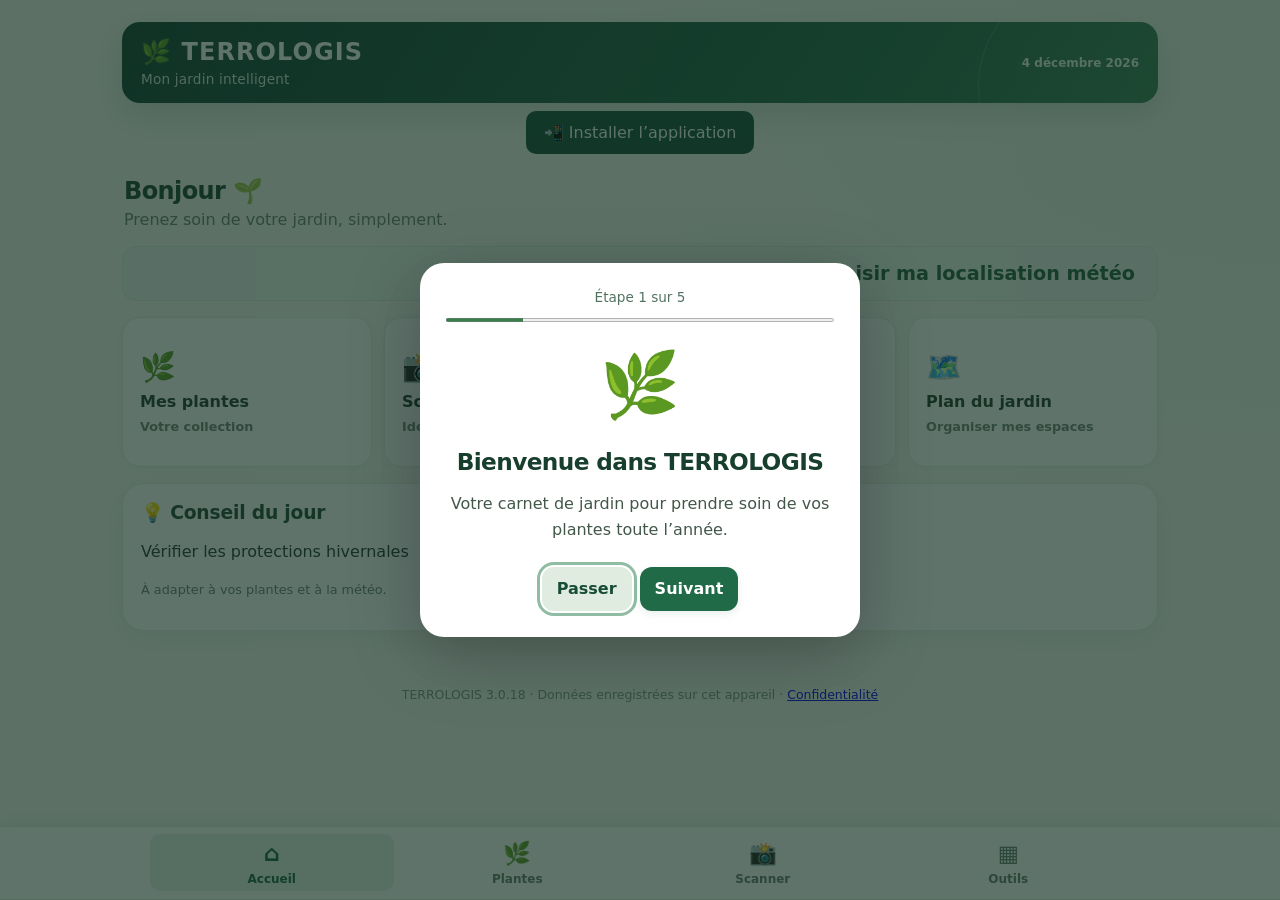
<file: index.html>
<!doctype html><html lang="fr"><head><meta charset="utf-8"><meta name="viewport" content="width=device-width,initial-scale=1"><meta name="theme-color" content="#184d38"><meta name="description" content="TERROLOGIS, votre carnet de jardin personnel."><title>TERROLOGIS — Mon jardin intelligent</title><link rel="icon" href="icon-terrologis.svg" type="image/svg+xml"><link rel="apple-touch-icon" href="icon-terrologis.svg"><link rel="manifest" href="manifest.webmanifest"><link rel="stylesheet" href="style.css?v=3.0.18"><script>
(()=>{let promptEvent=null;const installed=()=>matchMedia('(display-mode: standalone)').matches||navigator.standalone===true;
window.addEventListener('beforeinstallprompt',e=>{e.preventDefault();promptEvent=e;});
window.addEventListener('appinstalled',()=>{promptEvent=null;document.getElementById('install-terrologis').hidden=true;});
document.addEventListener('DOMContentLoaded',()=>{const b=document.getElementById('install-terrologis');b.hidden=installed();b.addEventListener('click',async()=>{fetch('https://pdczaxhxcqnxmtceaydc.supabase.co/rest/v1/rpc/compter_installation',{method:'POST',headers:{apikey:'sb_publishable_PcO1rzS55ule84uk9leywg_KtktBBWS','Content-Type':'application/json'},body:'{}',keepalive:true}).catch(()=>{});if(promptEvent){const p=promptEvent;promptEvent=null;try{await p.prompt();}catch(e){document.getElementById('install-help').hidden=false;}}else{document.getElementById('install-help').hidden=false;}});});})();
</script></head><body><div class="app"><header><div><h1>🌿 TERROLOGIS</h1><p>Mon jardin intelligent</p></div><span id="today"></span></header><section style="padding:8px 16px;text-align:center"><button id="install-terrologis" type="button" hidden style="background:#184d38;color:white;border:0;border-radius:10px;padding:12px 18px;font:inherit;cursor:pointer">📲 Installer l’application</button><p id="install-help" hidden>Android : ouvrez Chrome, puis le menu ⋮ et choisissez Installer ou Ajouter à l’écran d’accueil. iPhone : dans Safari, choisissez Partager puis Sur l’écran d’accueil.</p></section><main id="main" aria-live="polite"></main><nav aria-label="Navigation principale" class="bottom-nav"><button data-view="home" class="active"><span aria-hidden="true">⌂</span>Accueil</button><button data-view="plants"><span aria-hidden="true">🌿</span>Plantes</button><button data-view="scan"><span aria-hidden="true">📸</span>Scanner</button><button data-view="tools"><span aria-hidden="true">▦</span>Outils</button></nav><footer>TERROLOGIS 3.0.18 · Données enregistrées sur cet appareil · <a href="./confidentialite.html">Confidentialité</a></footer></div><script src="app-3017.js" defer></script><script>if('serviceWorker' in navigator){window.addEventListener('load',()=>navigator.serviceWorker.register('./sw.js').catch(()=>{}))}</script></body></html>
</file>
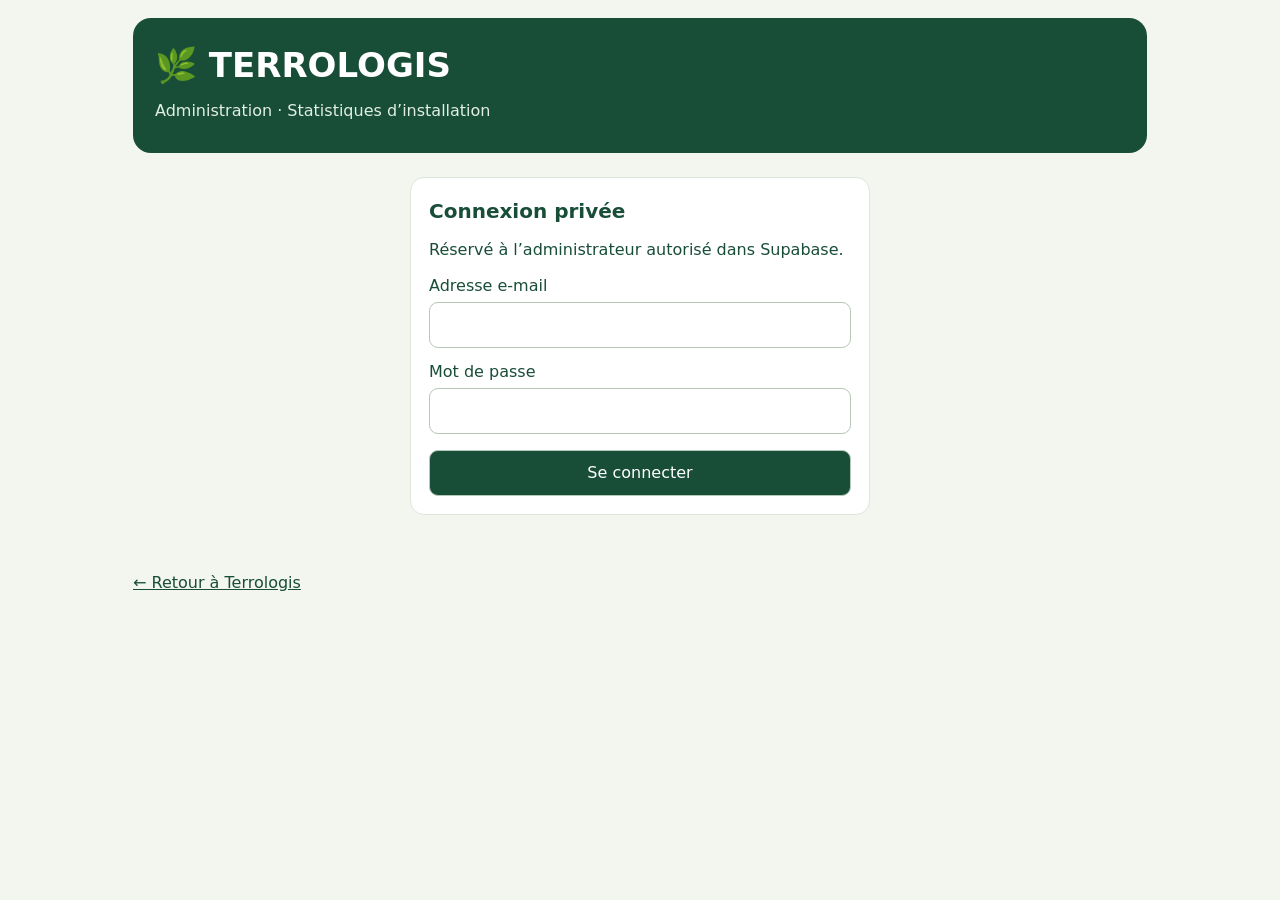
<file: admin.html>
<!doctype html>
<html lang="fr"><head><meta charset="utf-8"><meta name="viewport" content="width=device-width,initial-scale=1"><meta name="robots" content="noindex,nofollow"><meta name="referrer" content="no-referrer"><title>Terrologis — Administration</title>
<style>
*{box-sizing:border-box}body{margin:0;background:#f3f5ef;color:#184d38;font:16px/1.5 system-ui,sans-serif}main{max-width:1050px;margin:auto;padding:18px}header{background:#184d38;color:#fff;border-radius:18px;padding:22px;margin-bottom:20px}h1{font-size:clamp(23px,4vw,34px);margin:0}h2{font-size:20px;margin:0 0 12px}p{margin:8px 0}header p{color:#e2efe4}.panel,.metric{background:#fff;border:1px solid #dce7dc;border-radius:14px;padding:18px;margin-bottom:16px}.login{max-width:460px;margin:24px auto}label{display:block;margin:12px 0 4px}input,select,button{font:inherit;border-radius:9px;padding:10px 14px;border:1px solid #b6c8b8}input{width:100%}button{background:#184d38;color:#fff;cursor:pointer}button:disabled{opacity:.6}button.secondary{background:#fff;color:#184d38}button:focus-visible,a:focus-visible,input:focus-visible{outline:3px solid #8bbd5d;outline-offset:2px}.grid{display:grid;grid-template-columns:repeat(auto-fit,minmax(140px,1fr));gap:12px}.metric{margin:0}.value{font-size:32px;font-weight:750;line-height:1.3}.caption{color:#52695b;font-size:13px}.toolbar{display:flex;flex-wrap:wrap;gap:8px;align-items:center;margin:16px 0}.chart{display:flex;align-items:flex-end;gap:4px;height:160px;border-bottom:1px solid #b6c8b8;margin:16px 0 6px}.bar{background:#56843b;flex:1;min-width:2px;border-radius:4px 4px 0 0}.axis{display:flex;justify-content:space-between;font-size:12px;color:#52695b}.tablewrap{overflow:auto;max-height:400px}table{width:100%;border-collapse:collapse}th,td{padding:10px;text-align:left;border-bottom:1px solid #e3ebe3}th:nth-child(n+2),td:nth-child(n+2){text-align:right}a{color:#184d38}#message{color:#8b351b;min-height:1.5em} [hidden]{display:none!important}
</style></head><body><main><header><h1>🌿 TERROLOGIS</h1><p>Administration · Statistiques d’installation</p></header>
<section id="login" class="panel login"><h2>Connexion privée</h2><p>Réservé à l’administrateur autorisé dans Supabase.</p><form id="form"><label for="email">Adresse e-mail</label><input id="email" type="email" autocomplete="username" required><label for="password">Mot de passe</label><input id="password" type="password" autocomplete="current-password" required><button id="connect" style="margin-top:16px;width:100%">Se connecter</button></form></section>
<p id="message" role="status" aria-live="polite"></p>
<section id="dash" hidden><div class="toolbar"><button id="refresh">Actualiser</button><button id="csv" class="secondary">Exporter CSV</button><button id="logout" class="secondary">Se déconnecter</button><span id="updated" class="caption"></span></div>
<div class="grid"><div class="metric">Total des clics<div class="value" id="total">—</div></div><div class="metric">Aujourd’hui<div class="value" id="today">—</div></div><div class="metric">7 derniers jours<div class="value" id="week">—</div></div><div class="metric">30 derniers jours<div class="value" id="month">—</div></div><div class="metric">Installations détectées<div class="value" id="detected">—</div><span class="caption">Depuis activation, navigateurs compatibles</span></div></div>
<section class="panel" style="margin-top:16px"><h2>Évolution des clics</h2><label for="period">Période</label><select id="period"><option value="7">7 jours</option><option value="30" selected>30 jours</option><option value="90">90 jours</option></select><div id="chart" class="chart" role="img" aria-label="Graphique des clics quotidiens"></div><div class="axis"><span id="start"></span><span id="end"></span></div></section>
<section class="panel"><h2>Historique quotidien</h2><div class="tablewrap"><table><thead><tr><th>Jour</th><th>Clics</th><th>Installations détectées</th></tr></thead><tbody id="rows"></tbody></table></div><p class="caption">Jours en UTC. Les clics répétés sont comptés. Les installations détectées ne représentent pas tous les appareils. Les données antérieures à l’activation ne sont pas reconstituées.</p></section></section><p><a href="./">← Retour à Terrologis</a></p></main>
<script>
"use strict";
const base='https://pdczaxhxcqnxmtceaydc.supabase.co',key='sb_publishable_PcO1rzS55ule84uk9leywg_KtktBBWS';
const el=id=>document.getElementById(id);let token=null,records=[],active=false;
const fmt=n=>Number(n).toLocaleString('fr-FR');
const day=(offset=0)=>{const d=new Date();d.setUTCDate(d.getUTCDate()+offset);return d.toISOString().slice(0,10)};
const say=t=>el('message').textContent=t;
async function api(path,options={}){const h={apikey:key,...options.headers};if(token)h.Authorization='Bearer '+token;const r=await fetch(base+path,{...options,headers:h,cache:'no-store'});if(!r.ok){const err=new Error('HTTP '+r.status);err.status=r.status;throw err;}return r.json();}
function clear(){token=null;records=[];active=false;el('dash').hidden=true;el('login').hidden=false;el('rows').replaceChildren();el('chart').replaceChildren();for(const k of ['total','today','week','month','detected'])el(k).textContent='—';}
async function load(){let all=[];for(let offset=0;;offset+=500){const part=await api('/rest/v1/installation_stats?select=*&order=jour.desc&limit=500&offset='+offset);all.push(...part);if(part.length<500)break;}if(!token)return;records=all;active=true;el('login').hidden=true;el('dash').hidden=false;el('updated').textContent='Actualisé : '+new Date().toLocaleTimeString('fr-FR');say(all.length?'':'Aucune donnée accessible : vérifiez les autorisations du compte dans Supabase.');render();}
function render(){const by=new Map(records.map(r=>[r.jour,Number(r.clics)]));const sum=(n)=>records.filter(r=>r.jour>=day(1-n)&&r.jour<=day()).reduce((s,r)=>s+Number(r.clics),0);for(const [k,v] of Object.entries({total:records.reduce((s,r)=>s+Number(r.clics),0),today:by.get(day())||0,week:sum(7),month:sum(30)}))el(k).textContent=records.length?fmt(v):'—';el('detected').textContent=records.some(r=>r.installations_detectees!=null)?fmt(records.reduce((s,r)=>s+Number(r.installations_detectees||0),0)):'Non mesuré';const n=Number(el('period').value),data=Array.from({length:n},(_,i)=>({d:day(i-n+1),v:by.get(day(i-n+1))||0})),max=Math.max(1,...data.map(r=>r.v));el('chart').replaceChildren();for(const r of data){const b=document.createElement('div');b.className='bar';b.style.height=(r.v?Math.max(2,r.v/max*100):0)+'%';b.title=r.d+' : '+r.v+' clic(s)';el('chart').append(b);}el('chart').setAttribute('aria-label','Clics sur '+n+' jours : '+sum(n));el('start').textContent=data[0].d;el('end').textContent=day();el('rows').replaceChildren();for(const r of records){const tr=document.createElement('tr');for(const v of [r.jour,fmt(r.clics),r.installations_detectees==null?'—':fmt(r.installations_detectees)]){const td=document.createElement('td');td.textContent=v;tr.append(td);}el('rows').append(tr);}}
el('form').addEventListener('submit',async e=>{e.preventDefault();el('connect').disabled=true;say('Connexion…');try{const a=await api('/auth/v1/token?grant_type=password',{method:'POST',headers:{'Content-Type':'application/json'},body:JSON.stringify({email:el('email').value.trim(),password:el('password').value})});token=a.access_token;el('password').value='';await load();}catch(err){clear();say('Connexion ou accès refusé. Vérifiez votre compte et les autorisations Supabase.');}finally{el('connect').disabled=false;}});
el('refresh').onclick=async()=>{el('refresh').disabled=true;try{await load();}catch(e){if(e.status===401||e.status===403){clear();say('Session expirée ou accès refusé. Reconnectez-vous.');}else say('Actualisation impossible. Réessayez.');}finally{el('refresh').disabled=false;}};
el('logout').onclick=()=>{clear();say('Vous êtes déconnecté.');};
el('period').onchange=()=>{if(active)render();};
el('csv').onclick=()=>{if(!active)return;const lines=['jour;clics;installations_detectees',...records.map(r=>[r.jour,r.clics,r.installations_detectees??''].join(';'))];const u=URL.createObjectURL(new Blob([lines.join('\r\n')],{type:'text/csv;charset=utf-8'}));const a=document.createElement('a');a.href=u;a.download='terrologis-statistiques.csv';a.click();setTimeout(()=>URL.revokeObjectURL(u),1000);};
</script></body></html>
</file>
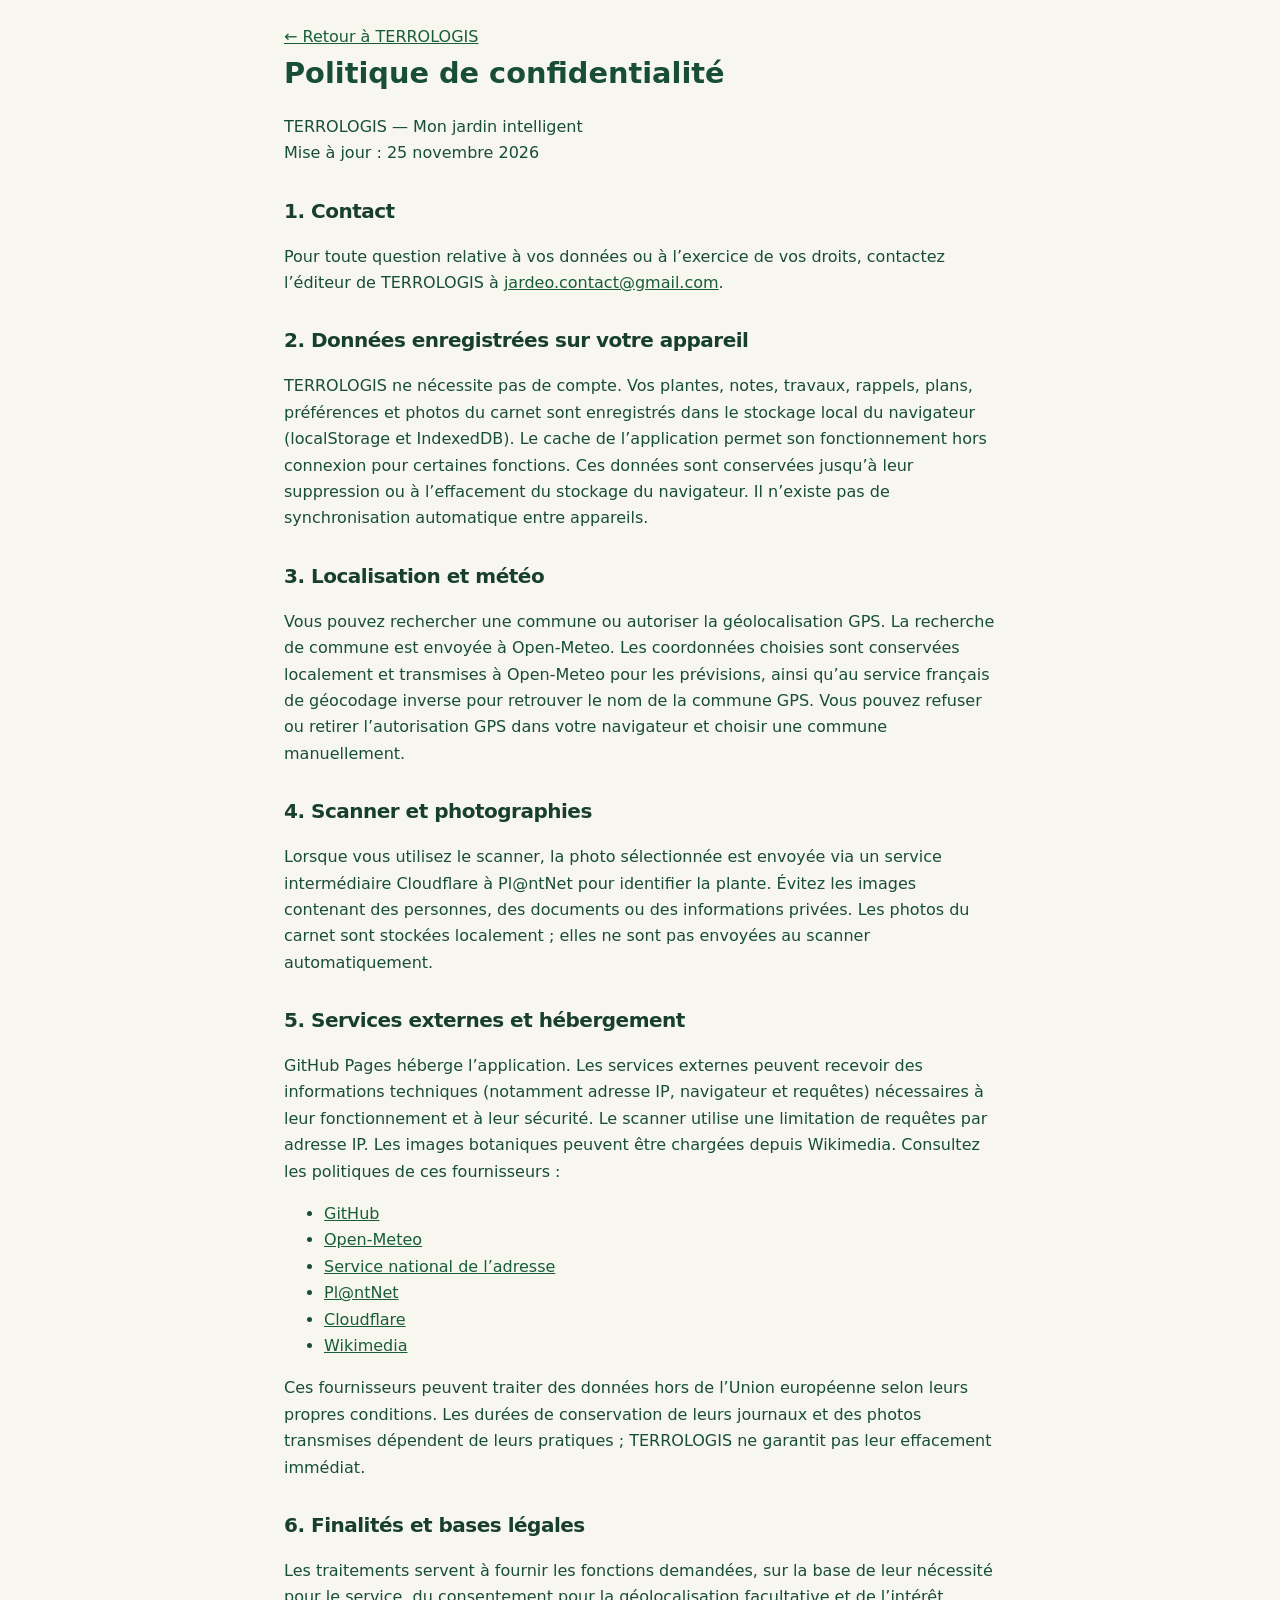
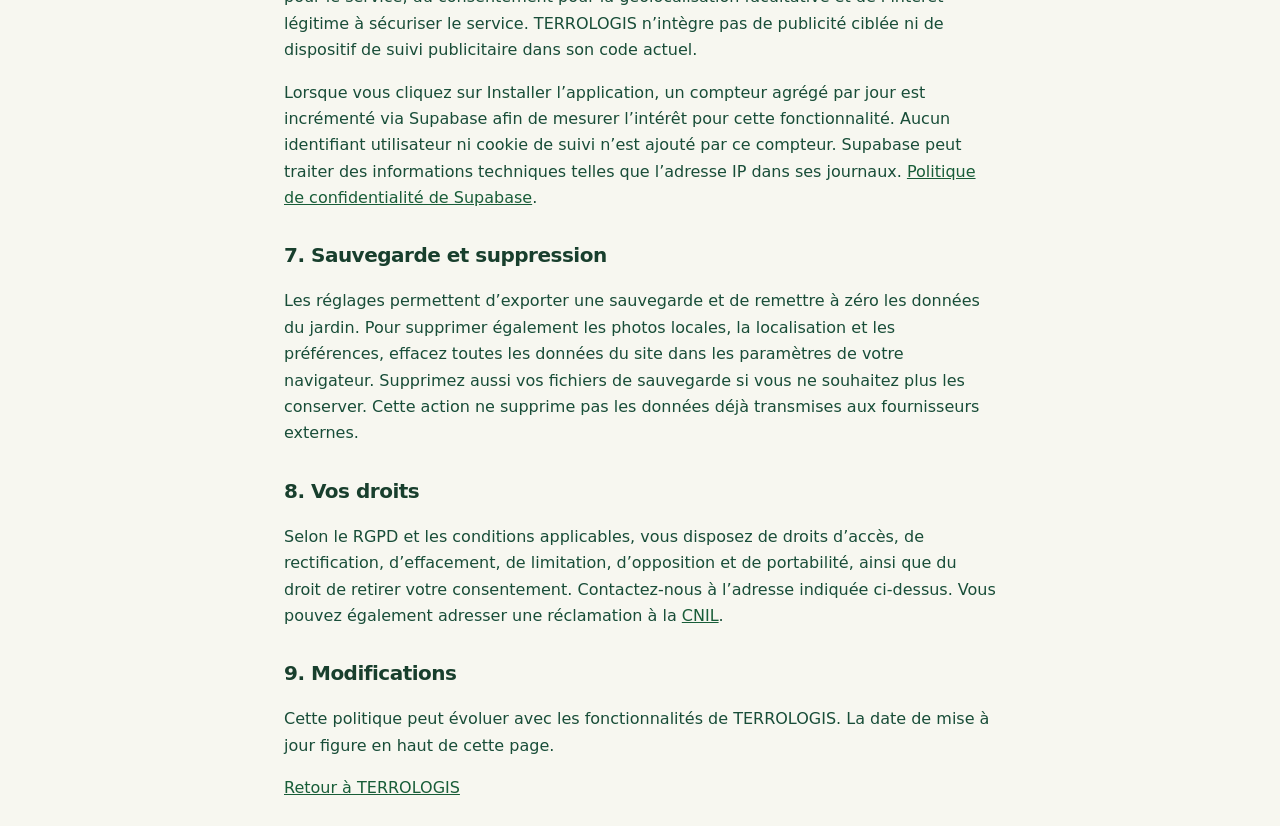
<file: confidentialite.html>
<!doctype html><html lang="fr"><head><meta charset="utf-8"><meta name="viewport" content="width=device-width,initial-scale=1"><title>Confidentialité — TERROLOGIS</title><link rel="stylesheet" href="style.css?v=3.0.18"><style>body{margin:0;background:#f7f7f0;color:#184d38;font-family:system-ui,sans-serif}article{max-width:760px;margin:auto;padding:24px;line-height:1.65}h2{font-size:1.25rem;margin-top:28px}a{color:#185d38;text-decoration:underline;overflow-wrap:anywhere}</style></head><body><article><a href="./">← Retour à TERROLOGIS</a><h1>Politique de confidentialité</h1><p>TERROLOGIS — Mon jardin intelligent<br>Mise à jour : 25 novembre 2026</p><h2>1. Contact</h2><p>Pour toute question relative à vos données ou à l’exercice de vos droits, contactez l’éditeur de TERROLOGIS à <a href="mailto:jardeo.contact@gmail.com">jardeo.contact@gmail.com</a>.</p><h2>2. Données enregistrées sur votre appareil</h2><p>TERROLOGIS ne nécessite pas de compte. Vos plantes, notes, travaux, rappels, plans, préférences et photos du carnet sont enregistrés dans le stockage local du navigateur (localStorage et IndexedDB). Le cache de l’application permet son fonctionnement hors connexion pour certaines fonctions. Ces données sont conservées jusqu’à leur suppression ou à l’effacement du stockage du navigateur. Il n’existe pas de synchronisation automatique entre appareils.</p><h2>3. Localisation et météo</h2><p>Vous pouvez rechercher une commune ou autoriser la géolocalisation GPS. La recherche de commune est envoyée à Open-Meteo. Les coordonnées choisies sont conservées localement et transmises à Open-Meteo pour les prévisions, ainsi qu’au service français de géocodage inverse pour retrouver le nom de la commune GPS. Vous pouvez refuser ou retirer l’autorisation GPS dans votre navigateur et choisir une commune manuellement.</p><h2>4. Scanner et photographies</h2><p>Lorsque vous utilisez le scanner, la photo sélectionnée est envoyée via un service intermédiaire Cloudflare à Pl@ntNet pour identifier la plante. Évitez les images contenant des personnes, des documents ou des informations privées. Les photos du carnet sont stockées localement ; elles ne sont pas envoyées au scanner automatiquement.</p><h2>5. Services externes et hébergement</h2><p>GitHub Pages héberge l’application. Les services externes peuvent recevoir des informations techniques (notamment adresse IP, navigateur et requêtes) nécessaires à leur fonctionnement et à leur sécurité. Le scanner utilise une limitation de requêtes par adresse IP. Les images botaniques peuvent être chargées depuis Wikimedia. Consultez les politiques de ces fournisseurs :</p><ul><li><a href="https://docs.github.com/en/site-policy/privacy-policies/github-general-privacy-statement">GitHub</a></li><li><a href="https://open-meteo.com/">Open-Meteo</a></li><li><a href="https://adresse.data.gouv.fr/">Service national de l’adresse</a></li><li><a href="https://plantnet.org/">Pl@ntNet</a></li><li><a href="https://www.cloudflare.com/privacypolicy/">Cloudflare</a></li><li><a href="https://foundation.wikimedia.org/wiki/Policy:Privacy_policy/fr">Wikimedia</a></li></ul><p>Ces fournisseurs peuvent traiter des données hors de l’Union européenne selon leurs propres conditions. Les durées de conservation de leurs journaux et des photos transmises dépendent de leurs pratiques ; TERROLOGIS ne garantit pas leur effacement immédiat.</p><h2>6. Finalités et bases légales</h2><p>Les traitements servent à fournir les fonctions demandées, sur la base de leur nécessité pour le service, du consentement pour la géolocalisation facultative et de l’intérêt légitime à sécuriser le service. TERROLOGIS n’intègre pas de publicité ciblée ni de dispositif de suivi publicitaire dans son code actuel.</p><p>Lorsque vous cliquez sur Installer l’application, un compteur agrégé par jour est incrémenté via Supabase afin de mesurer l’intérêt pour cette fonctionnalité. Aucun identifiant utilisateur ni cookie de suivi n’est ajouté par ce compteur. Supabase peut traiter des informations techniques telles que l’adresse IP dans ses journaux. <a href="https://supabase.com/privacy">Politique de confidentialité de Supabase</a>.</p><h2>7. Sauvegarde et suppression</h2><p>Les réglages permettent d’exporter une sauvegarde et de remettre à zéro les données du jardin. Pour supprimer également les photos locales, la localisation et les préférences, effacez toutes les données du site dans les paramètres de votre navigateur. Supprimez aussi vos fichiers de sauvegarde si vous ne souhaitez plus les conserver. Cette action ne supprime pas les données déjà transmises aux fournisseurs externes.</p><h2>8. Vos droits</h2><p>Selon le RGPD et les conditions applicables, vous disposez de droits d’accès, de rectification, d’effacement, de limitation, d’opposition et de portabilité, ainsi que du droit de retirer votre consentement. Contactez-nous à l’adresse indiquée ci-dessus. Vous pouvez également adresser une réclamation à la <a href="https://www.cnil.fr/">CNIL</a>.</p><h2>9. Modifications</h2><p>Cette politique peut évoluer avec les fonctionnalités de TERROLOGIS. La date de mise à jour figure en haut de cette page.</p><a href="./">Retour à TERROLOGIS</a></article></body></html>
</file>
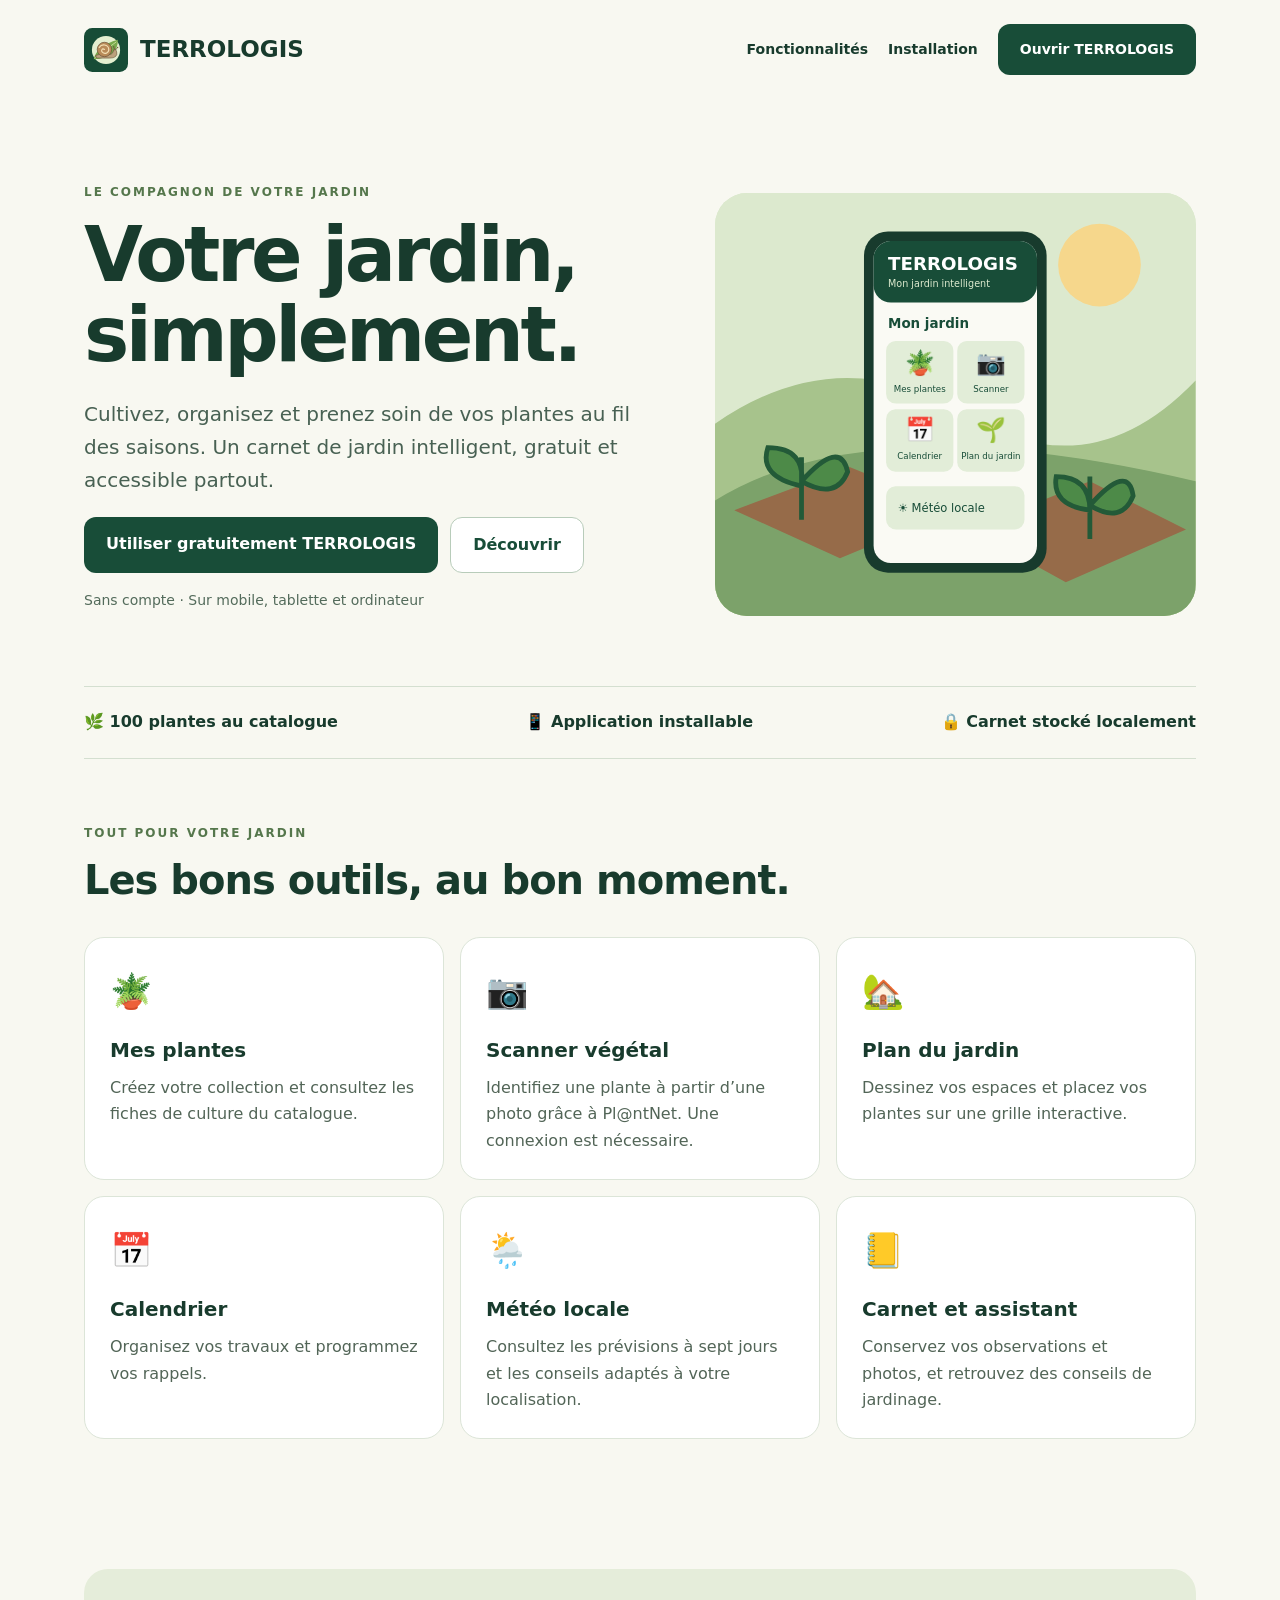
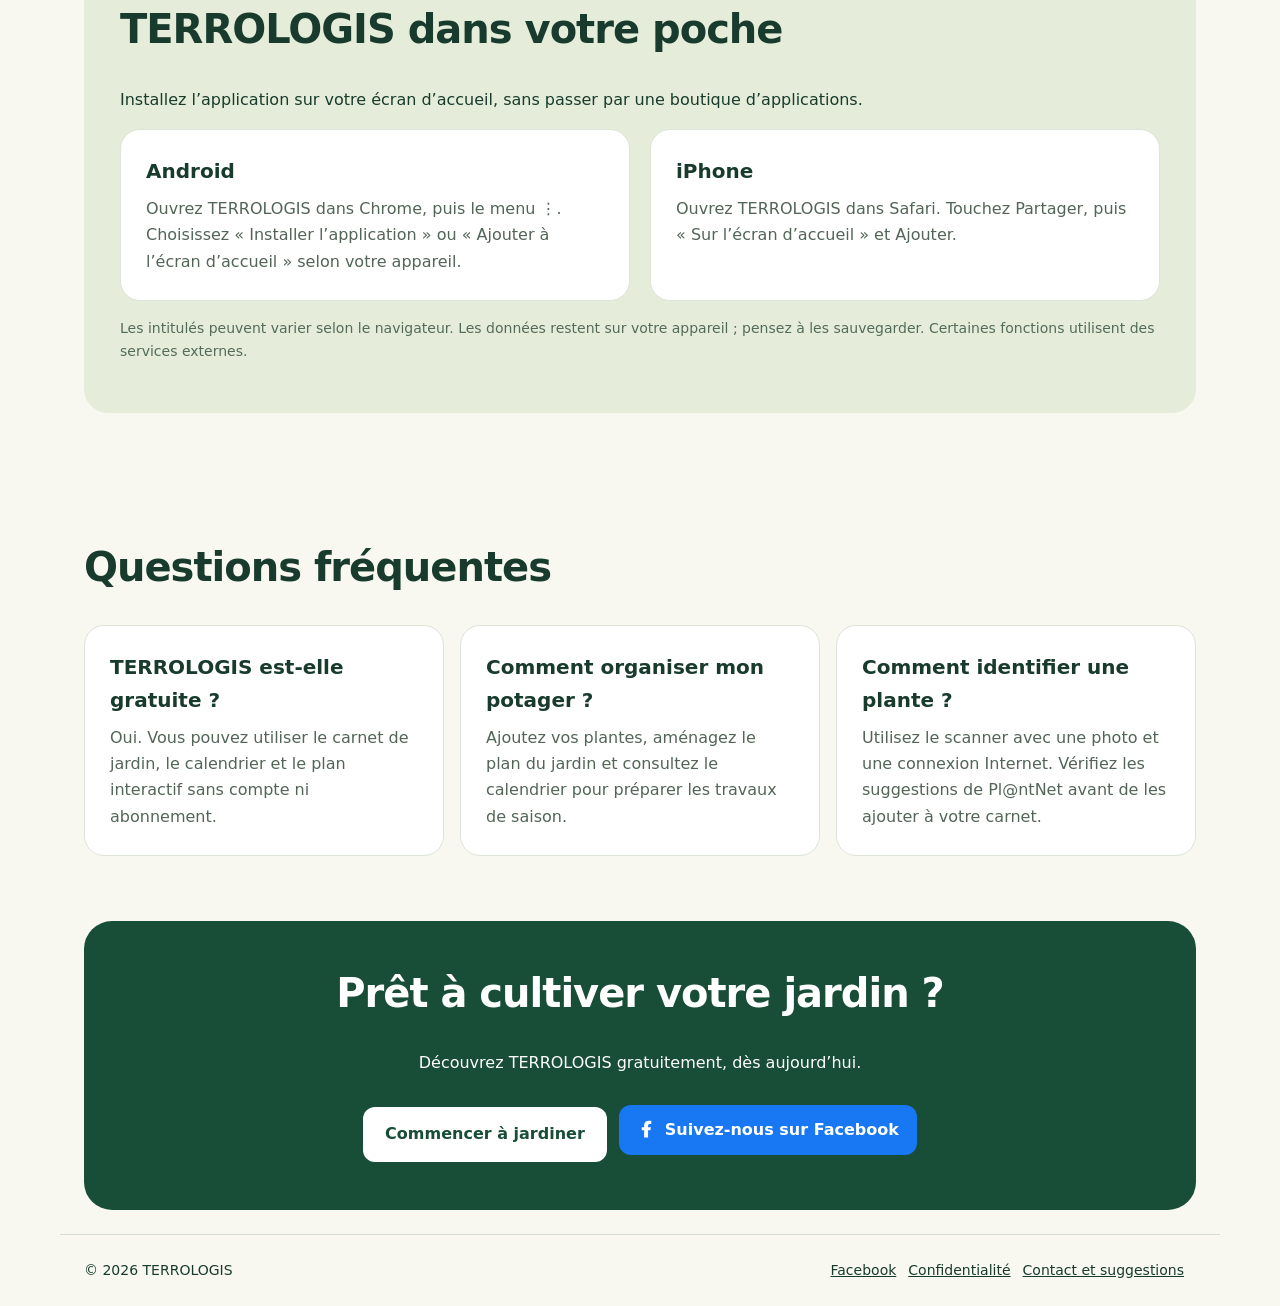
<file: decouvrir.html>
<!doctype html>
<html lang="fr"><head><meta charset="utf-8"><meta name="viewport" content="width=device-width,initial-scale=1"><title>TERROLOGIS – Application gratuite de jardinage et carnet de jardin</title><meta name="description" content="Organisez votre jardin avec TERROLOGIS : catalogue de 100 plantes, scanner, plan interactif, calendrier, rappels et météo locale. Gratuit, sans compte."><meta name="theme-color" content="#184d38"><link rel="canonical" href="https://olivicas.github.io/terrologis/decouvrir.html"><link rel="icon" href="icon-terrologis.svg"><meta property="og:title" content="TERROLOGIS — Votre jardin, simplement"><meta property="og:description" content="Votre compagnon de jardinage gratuit, sur téléphone et ordinateur."><meta property="og:type" content="website"><meta property="og:url" content="https://olivicas.github.io/terrologis/decouvrir.html"><style>
*{box-sizing:border-box}html{scroll-behavior:smooth}body{margin:0;background:#f8f8f1;color:#183b2d;font:16px/1.65 system-ui,sans-serif}a{color:inherit}header,main,footer{max-width:1160px;margin:auto;padding:24px}header{display:flex;align-items:center;justify-content:space-between;gap:20px;flex-wrap:wrap}.brand{display:flex;align-items:center;gap:12px;font-weight:850;font-size:23px;text-decoration:none}.brand img{width:44px;height:44px}nav{display:flex;gap:20px;align-items:center;flex-wrap:wrap}nav a{text-decoration:none;font-size:14px;font-weight:650}.btn{display:inline-block;background:#184d38;color:white;padding:14px 22px;border-radius:12px;font-weight:750;text-decoration:none}.btn:hover{background:#28684c}.btn.alt{background:white;color:#184d38;border:1px solid #b8ccba}.hero{display:grid;grid-template-columns:1.1fr .9fr;align-items:center;gap:44px;padding:60px 0}.eyebrow{font-size:12px;letter-spacing:2px;font-weight:800;color:#55774c}h1,h2,h3,p{margin-top:0}h1{font-size:clamp(42px,6vw,76px);line-height:1.06;letter-spacing:-.045em;margin-bottom:22px}h2{font-size:clamp(28px,4vw,40px);line-height:1.2;letter-spacing:-.025em}h3{font-size:20px;margin-bottom:8px}.lead{font-size:20px;color:#486153}.actions{display:flex;gap:12px;flex-wrap:wrap}.small{font-size:14px;color:#536b5b;margin-top:16px}.art{background:#dce9ce;border-radius:32px;overflow:hidden;min-height:300px}.art svg{width:100%;height:auto;display:block}.facts{display:flex;flex-wrap:wrap;gap:14px;justify-content:space-between;border-block:1px solid #d4dfd0;padding:22px 0;font-weight:700}.section{padding:65px 0}.grid{display:grid;grid-template-columns:repeat(3,1fr);gap:16px}.tile{background:#fff;border:1px solid #dce5d8;border-radius:20px;padding:25px}.emoji{font-size:34px;display:block;margin-bottom:15px}.tile p{color:#526557;margin-bottom:0}.install{background:#e5edda;padding:36px;border-radius:24px}.steps{display:grid;grid-template-columns:1fr 1fr;gap:20px}.cta{background:#184d38;color:#fff;border-radius:28px;text-align:center;padding:48px 24px}.cta .btn{background:#fff;color:#184d38}footer{border-top:1px solid #d4dfd0;font-size:14px;display:flex;justify-content:space-between;flex-wrap:wrap;gap:12px}footer a{margin-right:12px}a:focus-visible{outline:3px solid #b77c2c;outline-offset:4px}@media(max-width:720px){header,main,footer{padding:18px}.hero{grid-template-columns:1fr;padding:30px 0;gap:24px}.grid,.steps{grid-template-columns:1fr}.section{padding:40px 0}nav{gap:12px}.install{padding:22px}}
.facebook-link{display:inline-flex;align-items:center;justify-content:center;gap:9px;background:#1877f2;color:#fff;padding:12px 18px;border-radius:12px;font-weight:750;text-decoration:none}.facebook-link:hover{background:#125fc5}.cta .facebook-link{margin:12px 6px 0}.cta .btn{margin:12px 6px 0}</style><meta name="robots" content="index,follow"><meta property="og:locale" content="fr_FR"><meta property="og:site_name" content="TERROLOGIS"><script type="application/ld+json">{"@context":"https://schema.org","@type":"WebApplication","name":"TERROLOGIS","url":"https://olivicas.github.io/terrologis/decouvrir.html","applicationCategory":"LifestyleApplication","operatingSystem":"Android, iOS, Windows, macOS, Linux","browserRequirements":"Navigateur web moderne","inLanguage":"fr","description":"Application gratuite de jardinage : carnet, catalogue de plantes, scanner, calendrier, plan interactif et météo locale.","offers":{"@type":"Offer","price":"0","priceCurrency":"EUR"}}</script></head><body><header><a class="brand" href="./decouvrir.html"><img src="icon-terrologis.svg" alt="">TERROLOGIS</a><nav aria-label="Navigation"><a href="#fonctionnalites">Fonctionnalités</a><a href="#installation">Installation</a><a class="btn" href="./">Ouvrir TERROLOGIS</a></nav></header><main><section class="hero"><div><p class="eyebrow">LE COMPAGNON DE VOTRE JARDIN</p><h1>Votre jardin,<br>simplement.</h1><p class="lead">Cultivez, organisez et prenez soin de vos plantes au fil des saisons. Un carnet de jardin intelligent, gratuit et accessible partout.</p><div class="actions"><a class="btn" href="./">Utiliser gratuitement TERROLOGIS</a><a class="btn alt" href="#fonctionnalites">Découvrir</a></div><p class="small">Sans compte · Sur mobile, tablette et ordinateur</p></div><div class="art"><svg viewBox="0 0 500 440" role="img" aria-label="Illustration d’un jardin potager avec des plantes et un téléphone"><rect width="500" height="440" fill="#dce9ce"/><circle cx="400" cy="75" r="43" fill="#f6d78c"/><path d="M0 240Q130 150 260 230T500 195V440H0" fill="#a7c38c"/><path d="M0 320Q160 220 500 300V440H0" fill="#7ca26a"/><g fill="#966b49"><path d="M20 330L140 285 250 330 130 380Z"/><path d="M265 350L390 300 490 350 365 405Z"/></g><g stroke="#235a38" stroke-width="5" fill="#4d8a48"><path d="M90 340v-65m0 30q-45-10-35-40 40 0 35 40m0-5q40-45 48-10-12 30-48 10M390 360v-65m0 35q-40-5-35-35 35 0 35 35m0-5q40-45 45-10-12 30-45 10"/></g><rect x="155" y="40" width="190" height="355" rx="25" fill="#183b2d"/><rect x="165" y="50" width="170" height="335" rx="18" fill="#fafaf4"/><rect x="165" y="50" width="170" height="64" rx="18" fill="#184d38"/><text x="180" y="80" font-family="system-ui" font-size="19" font-weight="bold" fill="white">TERROLOGIS</text><text x="180" y="98" font-family="system-ui" font-size="10" fill="#dce9ce">Mon jardin intelligent</text><text x="180" y="140" font-family="system-ui" font-size="14" font-weight="bold" fill="#184d38">Mon jardin</text><g fill="#e2edd8"><rect x="178" y="154" width="70" height="65" rx="10"/><rect x="252" y="154" width="70" height="65" rx="10"/><rect x="178" y="225" width="70" height="65" rx="10"/><rect x="252" y="225" width="70" height="65" rx="10"/></g><g font-size="25" text-anchor="middle"><text x="213" y="185">🪴</text><text x="287" y="185">📷</text><text x="213" y="255">📅</text><text x="287" y="255">🌱</text></g><g font-family="system-ui" font-size="9" text-anchor="middle" fill="#184d38"><text x="213" y="207">Mes plantes</text><text x="287" y="207">Scanner</text><text x="213" y="277">Calendrier</text><text x="287" y="277">Plan du jardin</text></g><rect x="178" y="305" width="144" height="45" rx="10" fill="#e2edd8"/><text x="190" y="332" font-family="system-ui" font-size="12" fill="#184d38">☀ Météo locale</text></svg></div></section><div class="facts"><span>🌿 100 plantes au catalogue</span><span>📱 Application installable</span><span>🔒 Carnet stocké localement</span></div><section id="fonctionnalites" class="section"><p class="eyebrow">TOUT POUR VOTRE JARDIN</p><h2>Les bons outils, au bon moment.</h2><div class="grid">
<article class="tile"><span class="emoji" aria-hidden="true">🪴</span><h3>Mes plantes</h3><p>Créez votre collection et consultez les fiches de culture du catalogue.</p></article><article class="tile"><span class="emoji" aria-hidden="true">📷</span><h3>Scanner végétal</h3><p>Identifiez une plante à partir d’une photo grâce à Pl@ntNet. Une connexion est nécessaire.</p></article><article class="tile"><span class="emoji" aria-hidden="true">🏡</span><h3>Plan du jardin</h3><p>Dessinez vos espaces et placez vos plantes sur une grille interactive.</p></article><article class="tile"><span class="emoji" aria-hidden="true">📅</span><h3>Calendrier</h3><p>Organisez vos travaux et programmez vos rappels.</p></article><article class="tile"><span class="emoji" aria-hidden="true">🌦️</span><h3>Météo locale</h3><p>Consultez les prévisions à sept jours et les conseils adaptés à votre localisation.</p></article><article class="tile"><span class="emoji" aria-hidden="true">📒</span><h3>Carnet et assistant</h3><p>Conservez vos observations et photos, et retrouvez des conseils de jardinage.</p></article></div></section><section id="installation" class="section"><div class="install"><h2>TERROLOGIS dans votre poche</h2><p>Installez l’application sur votre écran d’accueil, sans passer par une boutique d’applications.</p><div class="steps"><article class="tile"><h3>Android</h3><p>Ouvrez TERROLOGIS dans Chrome, puis le menu ⋮. Choisissez « Installer l’application » ou « Ajouter à l’écran d’accueil » selon votre appareil.</p></article><article class="tile"><h3>iPhone</h3><p>Ouvrez TERROLOGIS dans Safari. Touchez Partager, puis « Sur l’écran d’accueil » et Ajouter.</p></article></div><p class="small">Les intitulés peuvent varier selon le navigateur. Les données restent sur votre appareil ; pensez à les sauvegarder. Certaines fonctions utilisent des services externes.</p></div></section><section class="section" id="questions"><h2>Questions fréquentes</h2><div class="grid"><article class="tile"><h3>TERROLOGIS est-elle gratuite ?</h3><p>Oui. Vous pouvez utiliser le carnet de jardin, le calendrier et le plan interactif sans compte ni abonnement.</p></article><article class="tile"><h3>Comment organiser mon potager ?</h3><p>Ajoutez vos plantes, aménagez le plan du jardin et consultez le calendrier pour préparer les travaux de saison.</p></article><article class="tile"><h3>Comment identifier une plante ?</h3><p>Utilisez le scanner avec une photo et une connexion Internet. Vérifiez les suggestions de Pl@ntNet avant de les ajouter à votre carnet.</p></article></div></section><section class="cta"><h2>Prêt à cultiver votre jardin ?</h2><p>Découvrez TERROLOGIS gratuitement, dès aujourd’hui.</p><a class="btn" href="./">Commencer à jardiner</a><a class="facebook-link" href="https://www.facebook.com/profile.php?id=61596723910359" target="_blank" rel="noopener noreferrer"><svg aria-hidden="true" width="19" height="19" viewBox="0 0 24 24" fill="currentColor"><path d="M14 22v-9h3l.5-4H14V7c0-1 .3-2 2-2h2V1h-3c-4 0-6 2-6 6v2H6v4h3v9z"/></svg>Suivez-nous sur Facebook</a></section></main><footer><span>© 2026 TERROLOGIS</span><div><a href="https://www.facebook.com/profile.php?id=61596723910359" target="_blank" rel="noopener noreferrer">Facebook</a><a href="./confidentialite.html">Confidentialité</a><a href="mailto:jardeo.contact@gmail.com">Contact et suggestions</a></div></footer></body></html>
</file>
<file: style.css>
:root{font-family:system-ui,-apple-system,Segoe UI,sans-serif;color:#20392b;background:#f3f7f0}*{box-sizing:border-box}body{margin:0}.app{max-width:980px;margin:auto;padding:16px}header{background:linear-gradient(125deg,#174c36,#327e51);color:white;padding:22px;border-radius:22px;display:flex;align-items:center;justify-content:space-between;gap:12px}h1{margin:0;font-size:1.8rem}header p{margin:5px 0 0;color:#dcebdc}#today{font-size:.85rem;text-align:right}nav{display:flex;gap:6px;overflow-x:auto;padding:15px 0}button{cursor:pointer;font:inherit;border:0;border-radius:11px;padding:11px 15px;background:#e0ecdf;color:#174c36}button:hover{filter:brightness(.96)}nav button{white-space:nowrap;flex:1}nav button.active,.primary{background:#216943;color:#fff}.danger{background:#fae2de;color:#8b2525}.secondary{background:#edf2e9}.card{background:white;border-radius:18px;padding:18px;box-shadow:0 2px 12px #173d2110;margin:12px 0}.grid{display:grid;grid-template-columns:repeat(auto-fit,minmax(190px,1fr));gap:12px}.grid .card{margin:0}.muted{color:#64766a}.pill{display:inline-block;background:#e3f1df;border-radius:20px;padding:4px 9px;font-size:.82rem}h2{margin:18px 0 10px}h3{margin:0 0 8px}.row{display:flex;align-items:center;justify-content:space-between;gap:12px;flex-wrap:wrap}.big{font-size:2rem;font-weight:750;color:#17613c}label{display:block;font-weight:600;margin:12px 0 5px}input,select,textarea{width:100%;padding:12px;border:1px solid #b9cdbd;border-radius:10px;font:inherit;background:#fff;color:#20392b}textarea{min-height:95px;resize:vertical}.actions{display:flex;gap:8px;flex-wrap:wrap;margin-top:15px}.plant-emoji{font-size:2.8rem;background:#e9f2e4;text-align:center;padding:14px;border-radius:14px}.task{display:flex;gap:12px;align-items:flex-start;padding:12px 0;border-bottom:1px solid #edf0eb}.task input{width:20px;height:20px;margin:3px 0}.done{text-decoration:line-through;color:#7a897d}.zones{display:grid;grid-template-columns:repeat(2,minmax(0,1fr));gap:12px}.zone{min-height:145px;border:2px dashed #a9c8a5;background:#e2eedb;border-radius:18px;padding:14px;text-align:center}.zone strong{display:block;margin:7px}.zone span{font-size:2rem}.empty{padding:30px;text-align:center;color:#64766a}.notice{background:#e3f1df;padding:15px;border-radius:12px}footer{text-align:center;font-size:.8rem;color:#708172;padding:24px 0}@media(max-width:600px){.app{padding:10px}header{padding:17px}h1{font-size:1.5rem}nav button{font-size:.78rem;padding:11px 9px}.zones{gap:8px}.zone{padding:10px;min-height:130px}}

.botanical-photo{position:relative;overflow:hidden;min-height:130px;display:flex;align-items:center;justify-content:center}.botanical-photo img{position:absolute;inset:0;width:100%;height:100%;object-fit:cover;border-radius:14px}.botanical-photo.large{min-height:235px}.botanical-info{display:grid;gap:10px;margin-top:15px}.botanical-info section{padding:12px;background:#eef5e9;border-radius:12px}.botanical-info p{margin:5px 0 0}.card[hidden]{display:none!important}

.garden-grid{display:grid;grid-template-columns:repeat(8,minmax(0,1fr));gap:3px;background:#bfd6b1;padding:6px;border:3px solid #7b9e6c;border-radius:14px;aspect-ratio:4/3;margin:12px 0}.garden-cell{border:1px solid #a6c99a;background:#e5f2d9;border-radius:5px;min-width:0;padding:0;display:flex;align-items:center;justify-content:center;flex-wrap:wrap;font-size:clamp(12px,3.4vw,23px);cursor:pointer;touch-action:manipulation}.garden-cell:nth-child(odd){background:#d8e9cb}.garden-cell.occupied{background:#c3e1b1;border-color:#6d9d65}.garden-cell small{font-size:10px}.garden-cell:focus-visible{outline:3px solid #155e39;outline-offset:1px}#map-plant{max-width:100%}

.map-mode{display:flex;gap:8px;flex-wrap:wrap}.map-mode button{flex:1;min-width:130px}.garden-cell.terrain-grass{background:#b9dba7}.garden-cell.terrain-path{background:#c8ac87}.garden-cell.terrain-terrace{background:#c4a47c}.garden-cell.terrain-vegetable{background:#a8c88d}.garden-cell.terrain-flower{background:#f1cbd8}.garden-cell.terrain-water{background:#a8d6eb}.garden-cell.terrain-soil{background:#b99b7a}.garden-cell .terrain-icon{font-size:clamp(11px,2.5vw,19px);opacity:.8}.garden-cell.occupied{box-shadow:inset 0 0 0 2px #447d42}

nav{overflow-x:auto;display:flex;gap:4px;scrollbar-width:thin}nav button{flex:1 0 auto;white-space:nowrap}.weather-days{display:grid;grid-template-columns:repeat(7,minmax(100px,1fr));gap:8px;overflow-x:auto;padding-bottom:8px}.weather-day{background:#f0f6eb;border:1px solid #d4e4cb;border-radius:12px;padding:12px 7px;display:flex;flex-direction:column;align-items:center;gap:7px;text-align:center}.weather-day .weather-icon{font-size:1.8rem}.weather-day small{font-size:.78rem;color:#526756}@media(max-width:600px){.weather-days{grid-template-columns:repeat(7,105px)}nav button{flex:0 0 auto}}

.assistant-cards{display:grid;gap:12px;margin-top:16px}.assistant-card{border-left:4px solid #86a994}.assistant-card.urgent{border-left-color:#d35e50}.assistant-card.warning{border-left-color:#dba447}.assistant-card h3{margin-bottom:8px}.assistant-card p{margin:0}.assistant-card ul{margin:10px 0 0;padding-left:20px}.assistant-card li{margin:5px 0}

.journal-photo{width:100%;max-height:340px;overflow:hidden;border-radius:12px;background:#edf3e8;text-align:center;padding:8px}.journal-photo img{max-width:100%;max-height:330px;object-fit:contain;border-radius:8px}#journal-form input[type=file]{padding:9px}#planting-form button{margin-top:12px}


/* JARDÉO 2.0 — identité visuelle */
:root{font-family:system-ui,-apple-system,"Segoe UI",sans-serif;color:#23372c;background:#f7f7f0;--forest:#184d38;--leaf:#27734c;--sage:#e7eee1;--line:#e1e8dc;--cream:#f7f7f0}
html{scroll-behavior:smooth}body{background:radial-gradient(ellipse at top right,#edf4e8 0,transparent 38%),var(--cream);min-height:100vh}
.app{max-width:1080px;padding:22px 22px 10px}
header{background:linear-gradient(125deg,#123d30 0%,#246447 68%,#397d52 100%);border-radius:26px;padding:29px 30px;box-shadow:0 12px 30px #174c3626;position:relative;overflow:hidden}
header:after{content:"";position:absolute;right:-42px;bottom:-95px;width:220px;height:220px;border:1px solid #ffffff29;border-radius:50%;pointer-events:none}
header h1{font-size:2.15rem;letter-spacing:.045em;font-weight:850}header p{font-size:.94rem;color:#d6eadb;letter-spacing:.015em}#today{font-weight:600;color:#e9f5eb}
nav{position:sticky;top:0;z-index:20;background:#f7f7f0f2;backdrop-filter:blur(16px);-webkit-backdrop-filter:blur(16px);border-bottom:1px solid #e1e8dc;gap:7px;padding:12px 2px 13px;margin-bottom:8px;scrollbar-width:none}nav::-webkit-scrollbar{display:none}
nav button{background:transparent;border-radius:13px;color:#516b58;font-weight:650;padding:11px 15px;transition:background .18s,transform .18s}nav button:hover{background:#e8efe3;filter:none}nav button.active{background:#1d6041;color:white;box-shadow:0 4px 12px #1d604126}
main{min-height:55vh}h2{font-size:1.45rem;color:#183f2d;letter-spacing:-.025em;margin:25px 0 15px}h3{color:#234633;letter-spacing:-.01em}
.card{background:#fff;border:1px solid #e8eee4;border-radius:22px;padding:21px;box-shadow:0 7px 22px #294e2910;margin:13px 0}.grid{gap:15px}.grid .card{transition:transform .2s,box-shadow .2s}.grid .card:hover{transform:translateY(-2px);box-shadow:0 10px 25px #294e291a}
.big{font-size:2.5rem;font-weight:850;letter-spacing:-.045em;color:#1e6745}.muted{color:#6c7e70}.pill{background:#e8f3e7;color:#2b6744;border:1px solid #d8e8d5;font-weight:650;padding:5px 11px}
button{border-radius:12px;font-weight:650;transition:filter .18s,transform .18s}button:active{transform:scale(.985)}button:focus-visible,input:focus-visible,select:focus-visible,textarea:focus-visible{outline:3px solid #8fbca2;outline-offset:2px}.primary{background:#206a47;color:white;box-shadow:0 3px 9px #206a471a}.danger{background:#fce9e4;color:#9a3430}
input,select,textarea{border:1px solid #cbd9cb;border-radius:12px;padding:13px;background:#fff}input:focus,select:focus,textarea:focus{border-color:#4a9469}label{color:#345541}
.notice{background:linear-gradient(135deg,#e8f4e4,#f0f6e9);border:1px solid #d5e7ce;border-radius:18px;padding:18px}.plant-emoji{background:#edf4e9;border-radius:17px}.botanical-photo img{border-radius:17px}.botanical-info section{border-radius:15px;background:#f0f5eb}.zone{border-radius:19px;border-color:#b1c9ac;background:#e9f1e3}.garden-grid{border-radius:18px}
.weather-day{background:#f3f8ef;border-radius:15px;border-color:#e0ead9}.assistant-card{border-left-width:5px}.reminder-item .pill{white-space:nowrap}.journal-photo{border-radius:16px}
footer{color:#829184;font-size:.78rem;padding:30px 0}
@media(max-width:600px){
.app{padding:10px 12px 16px}header{padding:23px 20px;border-radius:22px;align-items:flex-start}header h1{font-size:1.75rem}header p{font-size:.85rem}#today{font-size:.75rem;max-width:105px}
nav{margin:0 -12px 7px;padding:10px 12px;gap:6px;top:0}nav button{font-size:.79rem;padding:11px 12px;border-radius:12px}
h2{font-size:1.33rem;margin:20px 0 12px}.card{border-radius:19px;padding:17px}.grid{gap:11px}.actions button{min-height:43px}
}
@media(prefers-reduced-motion:reduce){*,*:before,*:after{scroll-behavior:auto!important;transition:none!important}}

/* JARDÉO 2.1 — tableau de bord */
.dashboard-intro{display:flex;align-items:center;justify-content:space-between;gap:16px;flex-wrap:wrap;margin:18px 0 14px}.dashboard-intro h2{margin:7px 0}.dashboard-intro p{margin:5px 0}.dashboard-eyebrow{font-size:.73rem;font-weight:800;letter-spacing:.13em;color:#2b7b4c}.dashboard-stats{display:grid;grid-template-columns:repeat(3,minmax(0,1fr));gap:13px}.dashboard-stat{display:flex;flex-direction:column;align-items:flex-start;gap:10px;margin:0}.dashboard-stat span{font-size:.88rem;color:#58725d;font-weight:700}.dashboard-stat strong{font-size:2.3rem;color:#1d6342;line-height:1}.dashboard-stat button{background:#edf4e9;font-size:.85rem}.dashboard-columns{display:grid;grid-template-columns:repeat(2,minmax(0,1fr));gap:14px;margin-top:15px}.dashboard-columns>.card{margin:0}.dashboard-columns .row button{font-size:.8rem;padding:8px 11px}.dashboard-temperature{font-size:2.2rem;font-weight:850;color:#1c6344;margin:15px 0 5px}.dashboard-weather{background:linear-gradient(135deg,#e8f2e5,#fff)}.dashboard-tip{background:#f4f8ef}.dashboard-list-item{display:flex;align-items:center;justify-content:space-between;gap:10px;padding:11px 0;border-bottom:1px solid #edf0e9}.dashboard-list-item:last-child{border-bottom:0}.dashboard-list-item small{display:block;color:#708272;margin-top:4px}.dashboard-list-item .pill{font-size:.72rem;white-space:nowrap}
@media(max-width:680px){.dashboard-stats{gap:8px}.dashboard-stat{padding:13px;gap:9px}.dashboard-stat strong{font-size:1.9rem}.dashboard-stat span{font-size:.75rem}.dashboard-stat button{font-size:.72rem;padding:8px}.dashboard-columns{grid-template-columns:1fr;gap:10px}.dashboard-intro>.primary{width:100%}}

/* Scanner botanique */
#scan-form input[type=file]{padding:14px;border:2px dashed #b6cfb7;background:#f7faf5}#scan-form button[type=submit]{margin-top:16px;width:100%}.scan-preview{border-radius:16px;overflow:hidden;margin-top:12px;background:#e8f1e7}.scan-preview img{max-width:100%;max-height:280px;object-fit:contain;display:block;margin:auto}

/* JARDÉO 2.4 : fiches d'entretien */
.care-grid{display:grid;grid-template-columns:repeat(2,minmax(0,1fr));gap:10px;margin:15px 0}.care-tile{background:#f1f7ed;border:1px solid #e0ebd9;border-radius:15px;padding:14px}.care-tile strong{color:#205d3c}.care-tile p{margin:7px 0 0;line-height:1.5}.care-unverified{border-left:4px solid #d3a458}@media(max-width:600px){.care-grid{grid-template-columns:1fr}.care-tile{padding:12px}}

/* Navigation simplifiée 2.9 */
.main-nav{display:flex;align-items:stretch;gap:6px;overflow:visible;flex-wrap:wrap}
.main-nav>button{flex:1 1 auto;white-space:nowrap}
.nav-more{position:relative;flex:1 1 auto;min-width:100px}
.nav-more>summary{list-style:none;cursor:pointer;text-align:center;border-radius:11px;padding:11px 15px;background:#e0ecdf;color:#174c36;white-space:nowrap}
.nav-more>summary::-webkit-details-marker{display:none}
.nav-more[open]>summary,.nav-more:has(button.active)>summary{background:#216943;color:#fff}
.nav-more-menu{position:absolute;right:0;top:calc(100% + 5px);z-index:30;min-width:190px;max-width:min(85vw,300px);display:grid;gap:5px;padding:8px;background:white;border:1px solid #d9e6d7;border-radius:14px;box-shadow:0 12px 30px #153b2729}
.nav-more-menu button{text-align:left;white-space:nowrap}
.catalog-filter{display:grid;grid-template-columns:repeat(auto-fit,minmax(180px,1fr));gap:8px}
.catalog-filter label{margin-top:0}
#catalog-count{margin:10px 0 0}
@media(max-width:600px){.main-nav>button,.nav-more{flex:1 1 calc(33.333% - 8px);min-width:0}.main-nav>button,.nav-more>summary{font-size:.78rem;padding:11px 6px}}



/* JARDÉO 2.9.5 : navigation directe sans menu Plus */
.main-nav{display:block;padding:12px 0 10px;overflow:visible}
.nav-primary{display:grid;grid-template-columns:repeat(5,minmax(0,1fr));gap:7px}
.nav-primary button{min-width:0;padding:12px 5px;white-space:nowrap;font-size:.89rem;font-weight:650}
.nav-secondary{display:flex;gap:6px;overflow-x:auto;overscroll-behavior-x:contain;scrollbar-width:thin;padding:9px 1px 5px;-webkit-overflow-scrolling:touch}
.nav-secondary button{flex:1 0 auto;padding:8px 13px;white-space:nowrap;font-size:.82rem;background:#edf3eb;color:#3b6650}
.nav-primary button.active,.nav-secondary button.active{background:#216943;color:white}
@media(max-width:600px){.nav-primary{grid-template-columns:repeat(3,minmax(0,1fr))}.nav-primary button{font-size:.83rem;padding:11px 5px}.nav-secondary button{font-size:.79rem;padding:9px 12px}}

/* JARDÉO 3.0 — interface mobile minimaliste */
.app{padding-bottom:90px}
header{padding:16px 19px;border-radius:18px}
header h1{font-size:1.5rem}
header p{font-size:.85rem}
#today{font-size:.75rem}
.bottom-nav{position:fixed;bottom:0;left:0;right:0;z-index:50;display:grid;grid-template-columns:repeat(4,minmax(0,1fr));gap:2px;background:#fff;border-top:1px solid #e3eae1;box-shadow:0 -3px 15px #153d2112;padding:7px max(8px,calc((100vw - 980px)/2)) max(8px,env(safe-area-inset-bottom));overflow:visible}
.bottom-nav button{display:flex;flex-direction:column;align-items:center;justify-content:center;gap:4px;min-width:0;padding:6px 2px;background:transparent;color:#66786a;font-size:.75rem;border-radius:11px;white-space:nowrap}
.bottom-nav button span{font-size:1.4rem;line-height:1.3}
.bottom-nav button.active{background:#e7f1e7;color:#17603c;font-weight:750}
.minimal-welcome{padding:15px 2px 9px}
.minimal-welcome h2{margin:0 0 5px;font-size:1.5rem}
.minimal-welcome p{margin:0}
.minimal-shortcuts{display:grid;grid-template-columns:repeat(2,minmax(0,1fr));gap:12px;margin:16px 0}
.minimal-shortcuts button{min-height:128px;text-align:left;display:flex;flex-direction:column;align-items:flex-start;justify-content:center;gap:8px;background:#fff;border:1px solid #e5ece2;border-radius:18px;padding:17px;box-shadow:0 2px 10px #173d2109;color:#20392b}
.minimal-shortcuts button span{font-size:1.8rem}
.minimal-shortcuts button strong{font-size:1rem}
.minimal-shortcuts button small{font-size:.8rem;color:#718275}
.minimal-tip{padding:18px}
.minimal-tip p{line-height:1.5}
.minimal-tip .muted{font-size:.8rem}
.minimal-tools{display:grid;gap:9px;margin-top:18px}
.minimal-tools button{display:grid;grid-template-columns:35px 1fr 20px;align-items:center;text-align:left;gap:10px;padding:17px 15px;background:#fff;border:1px solid #e5ece2;color:#244a33;border-radius:14px}
.minimal-tools button span:first-child{font-size:1.4rem}
.minimal-tools button span:last-child{font-size:1.3rem;color:#82958a}
@media(min-width:700px){.minimal-shortcuts{grid-template-columns:repeat(4,minmax(0,1fr))}.minimal-shortcuts button{min-height:150px}}

/* Correctif 3.0.1 : neutraliser les anciennes règles nav sticky */
nav.bottom-nav{position:fixed;top:auto;bottom:0;left:0;right:0;height:auto;min-height:0;margin:0;width:100%;max-height:calc(76px + env(safe-area-inset-bottom));display:grid;grid-template-columns:repeat(4,minmax(0,1fr));align-items:center;overflow:visible;backdrop-filter:none;-webkit-backdrop-filter:none}
nav.bottom-nav button{flex:none;min-height:53px;margin:0;padding:5px 2px;box-shadow:none;transform:none}

/* Mes plantes : accès rapides compacts */
.plant-tools{display:grid;grid-template-columns:repeat(2,minmax(0,1fr));gap:10px;margin:16px 0 12px}
.plant-tool{min-width:0;display:flex;flex-direction:column;align-items:flex-start;gap:4px;text-align:left;padding:13px 15px;background:#fff;border:1px solid #e2eadf;border-radius:15px;color:#20573a;box-shadow:0 2px 9px #173d210b}
.plant-tool>span:first-child{font-size:1.35rem}
.plant-tool strong{font-size:.96rem}
.plant-tool small{color:#708375;font-size:.78rem}
.plant-tool-catalog{grid-column:1/-1;display:flex;flex-direction:row;align-items:center;gap:11px;background:#e8f2e7}
.plant-tool-catalog strong{flex:1}
.plant-tool-catalog>span:last-child{font-size:1.5rem}

/* Météo discrète sous le message de bienvenue */
.home-weather{display:flex;align-items:center;gap:11px;background:#edf5ed;border:1px solid #dceadc;border-radius:14px;padding:10px 13px;margin:8px 0 14px;color:#23553c;font-size:.88rem}
.home-weather-icon{font-size:1.6rem}
.home-weather>div{flex:1;min-width:0}
.home-weather strong{display:block;font-size:.94rem}
.home-weather small{display:block;color:#647c6b;font-size:.76rem;margin-top:2px}
.home-weather button{margin-left:auto;background:transparent;color:#245a3d;padding:5px 9px;font-size:1.2rem}

/* JARDÉO 3.0.8 : éditeur de jardin plus clair sur mobile */
.garden-intro{margin:18px 0 12px}
.garden-intro h2{font-size:1.35rem;letter-spacing:-.025em;margin:0 0 5px;color:#194b35}
.garden-intro p{font-size:.9rem;line-height:1.4;color:#728477;margin:0}
.garden-editor{padding:14px;border:1px solid #e1eade;border-radius:19px;box-shadow:0 4px 18px #173d210a}
.garden-editor .map-mode{display:grid;grid-template-columns:repeat(2,minmax(0,1fr));gap:6px;background:#eef3eb;border-radius:13px;padding:5px;margin:0 0 16px}
.garden-editor .map-mode button{min-width:0;border-radius:10px;padding:11px 5px;font-size:.86rem;font-weight:700;background:transparent;color:#526d59;line-height:1.25}
.garden-editor .map-mode button.primary{background:#206a48;color:white;box-shadow:0 2px 7px #174c3626}
.garden-editor label{font-size:.86rem;color:#365b44;margin:0 0 6px}
.garden-editor select{font-size:.92rem;border-color:#d4e1d2;background:#fbfdf9;padding:11px 12px}
.garden-hint{color:#728477;font-size:.81rem;line-height:1.4;margin:9px 0 13px}
.garden-editor .garden-grid{margin:8px 0 12px;gap:4px;padding:6px;border:2px solid #91b58a;background:#d3e6cb;border-radius:15px;aspect-ratio:4/3}
.garden-editor .garden-cell{border-radius:6px;border-color:#b6d0ad}
.garden-editor .actions{margin-top:10px}
.garden-editor .actions button{font-size:.82rem;padding:10px 12px;width:100%;background:#edf3e9;color:#44634e}
@media(max-width:380px){.garden-editor{padding:11px}.garden-editor .map-mode button{font-size:.8rem}.garden-editor .garden-grid{gap:3px;padding:5px}}

.garden-notice{margin:9px 0 3px;padding:10px 12px;background:#fff4df;color:#765017;border:1px solid #f0d6a4;border-radius:11px;font-size:.86rem;font-weight:600;line-height:1.4}

.welcome-guide{box-sizing:border-box;width:min(92vw,440px);max-height:90dvh;overflow:auto;border:0;border-radius:24px;padding:26px;color:#184d38;background:#fff;box-shadow:0 18px 70px #0004;text-align:center}.welcome-guide::backdrop{background:#102d22aa}.guide-progress{font-size:.85rem;color:#527260}.welcome-guide progress{width:100%;height:8px;accent-color:#39804b}.guide-emoji{font-size:64px;margin:24px 0 10px}.welcome-guide p{line-height:1.6;color:#42574a}.guide-actions{display:flex;gap:8px;justify-content:center;flex-wrap:wrap;margin-top:24px}.guide-actions button{min-height:44px}
</file>
